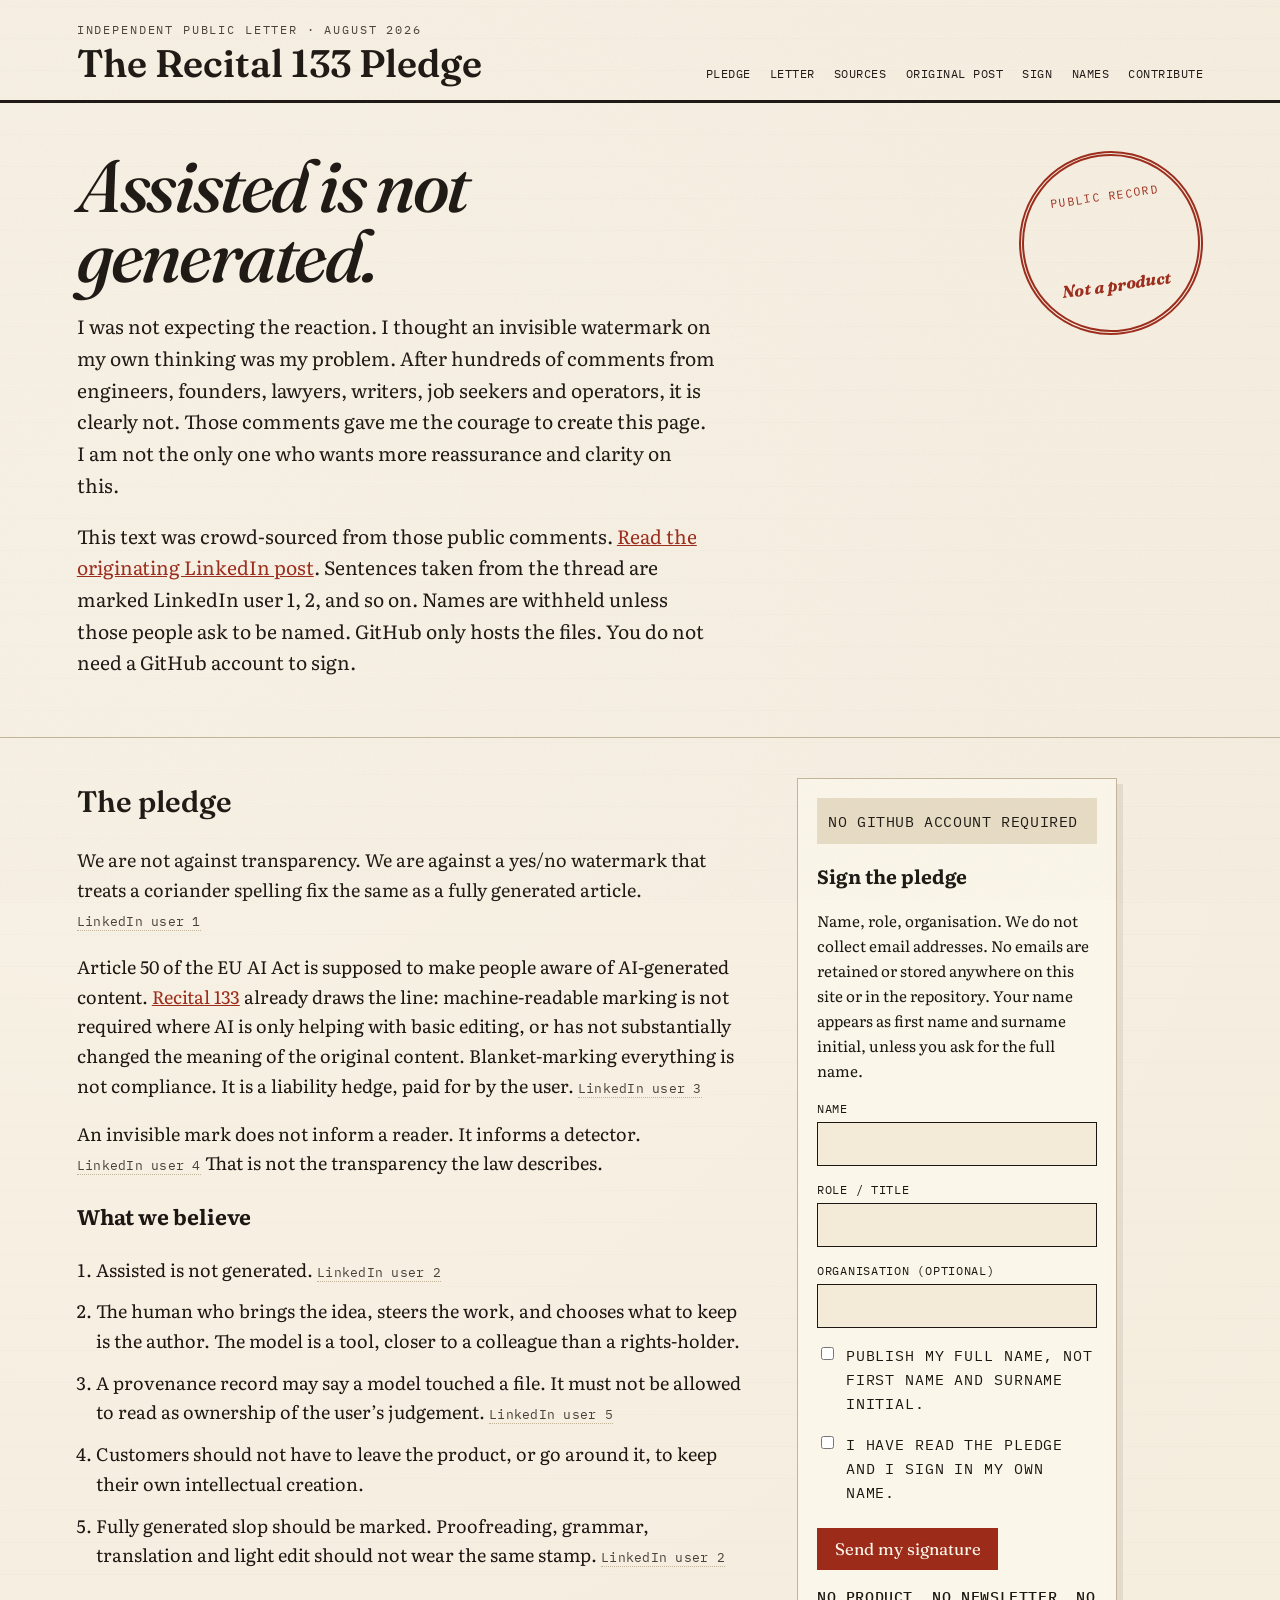
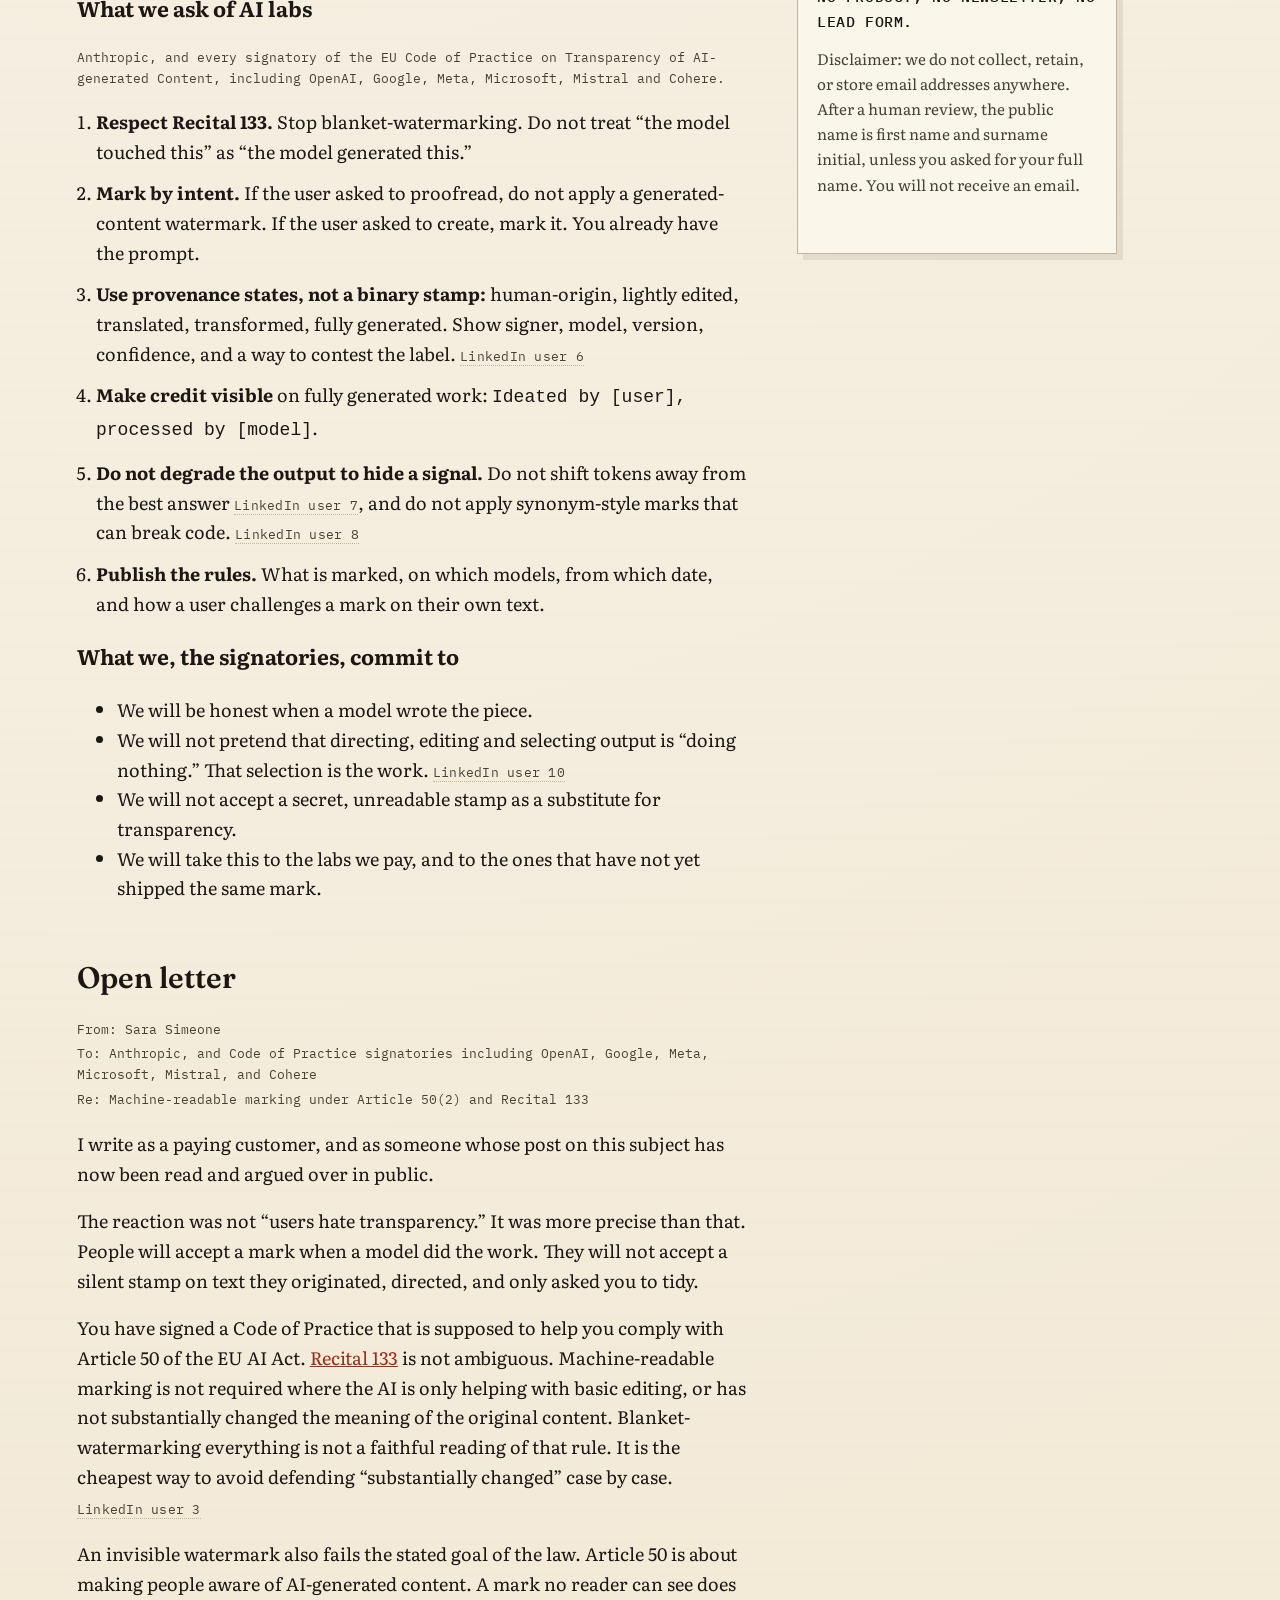
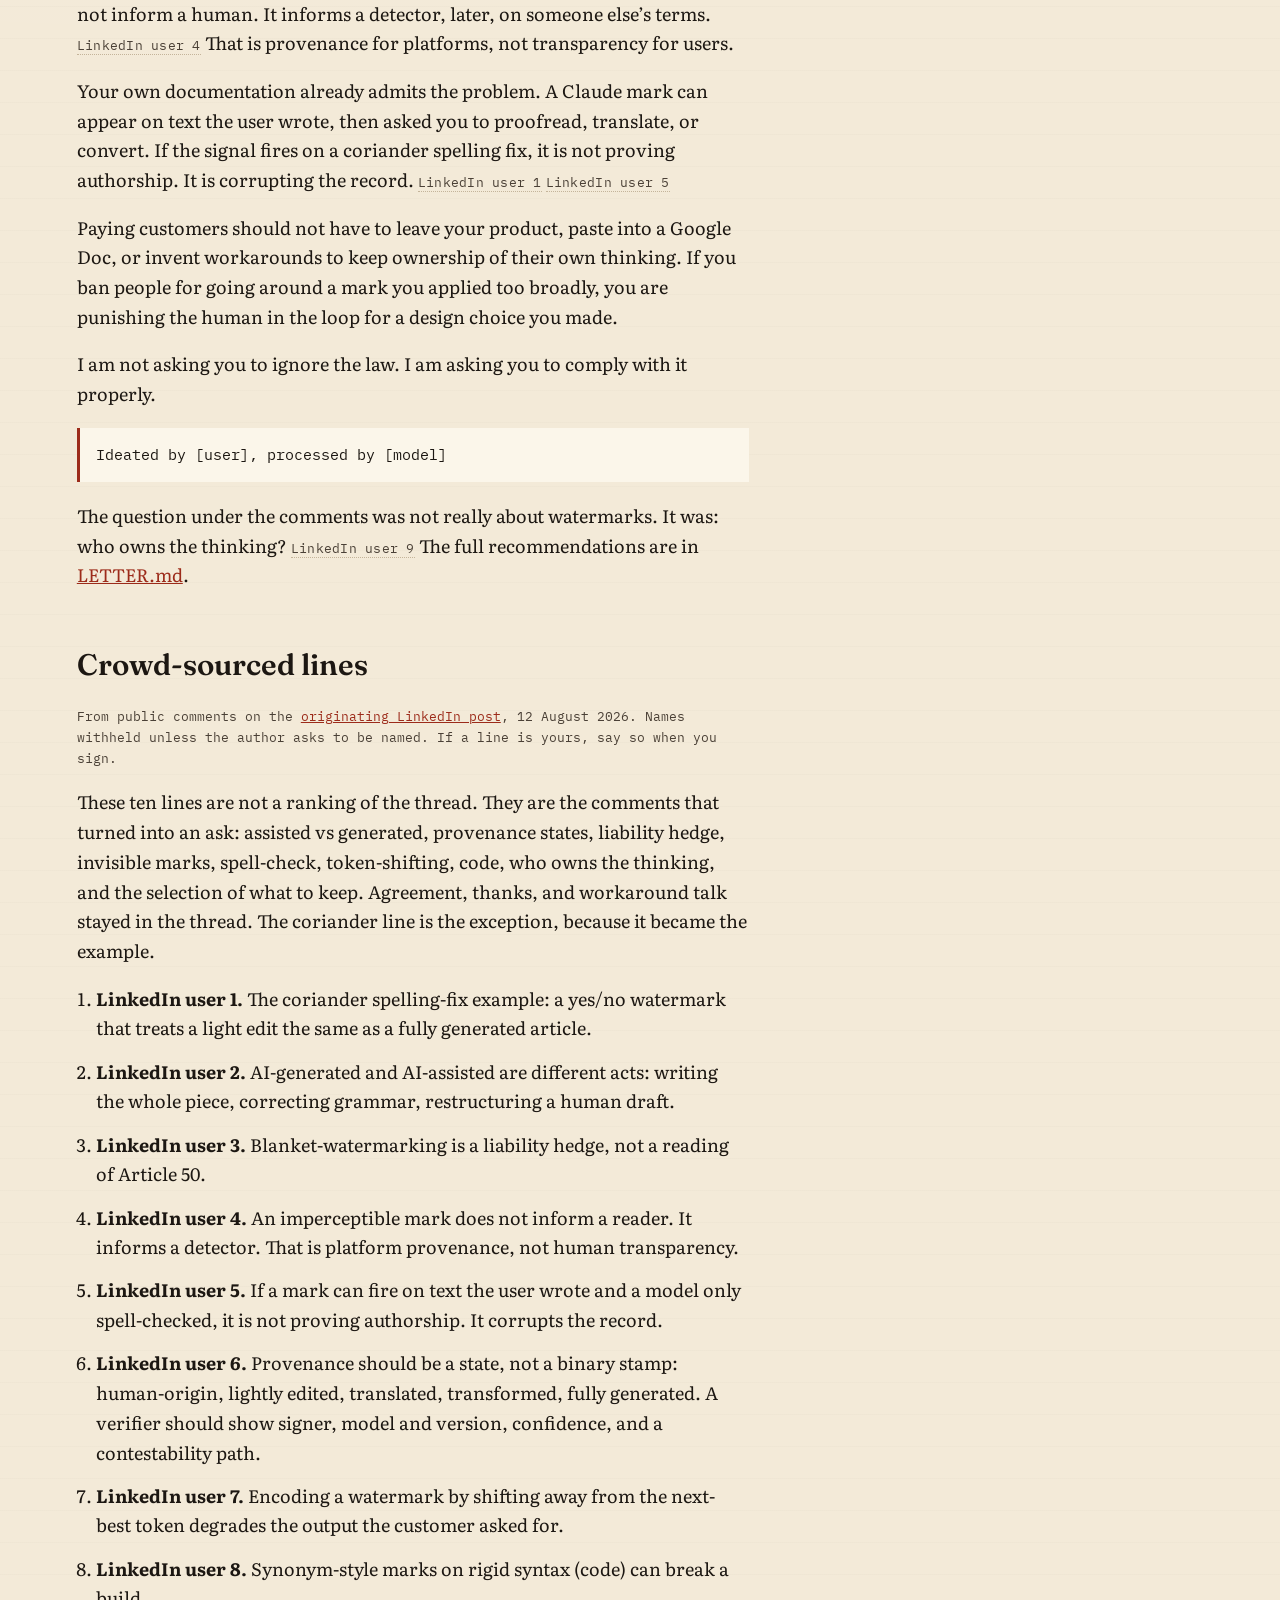
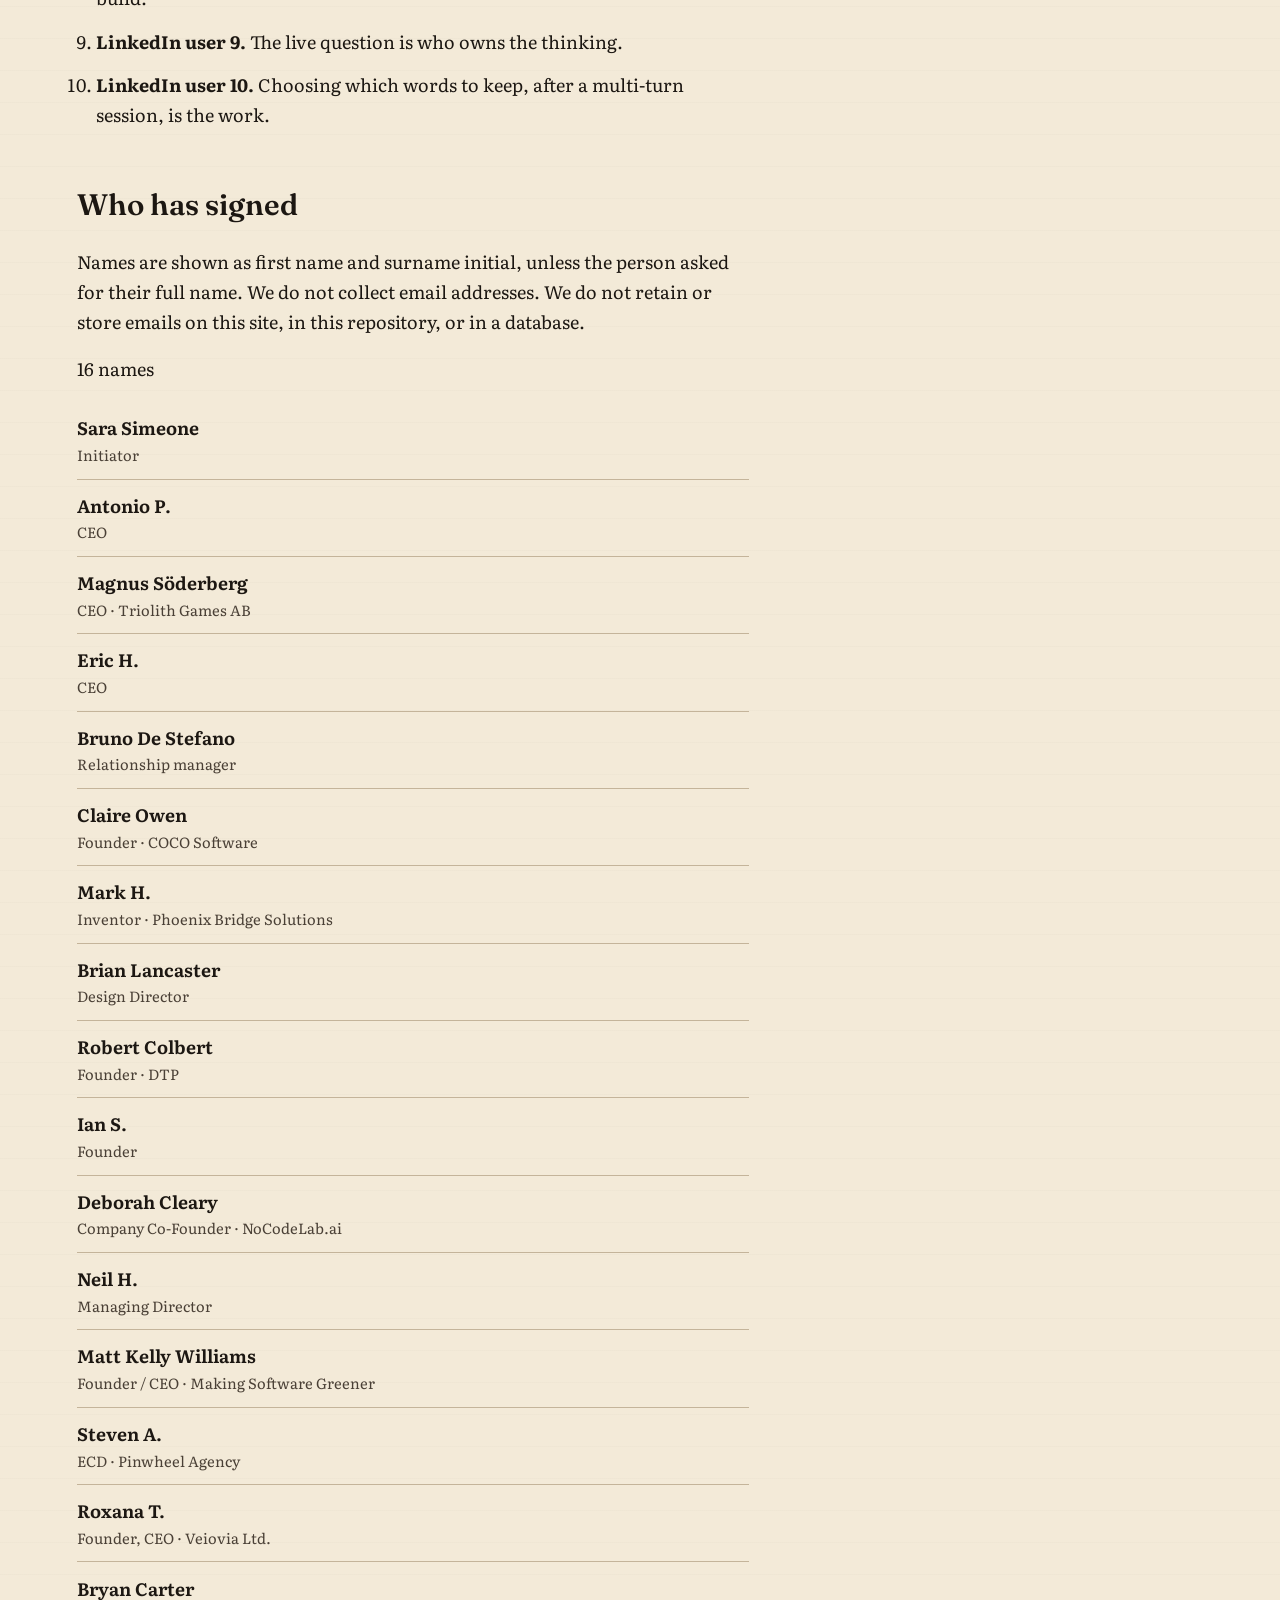
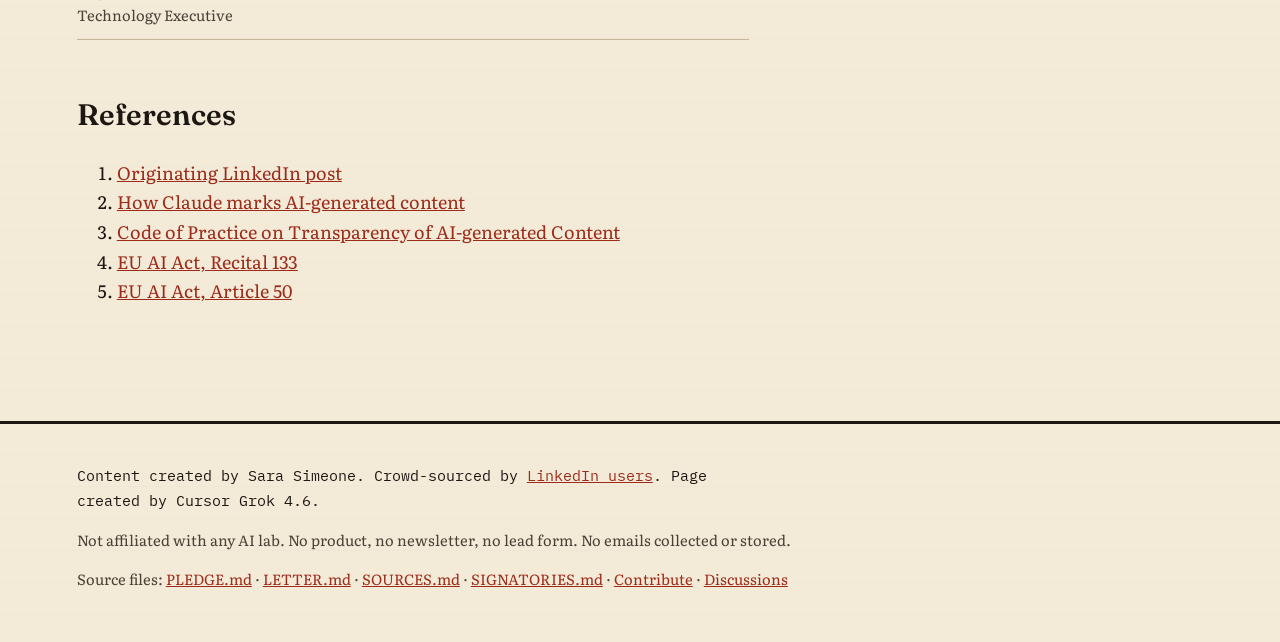
<file: index.html>
<!DOCTYPE html>
<html lang="en">
  <head>
    <meta charset="utf-8" />
    <meta name="viewport" content="width=device-width, initial-scale=1" />
    <title>The Recital 133 Pledge</title>
    <meta
      name="description"
      content="Assisted is not generated. A crowd-sourced pledge asking AI labs to respect Article 50 and Recital 133 of the EU AI Act."
    />
    <link rel="preconnect" href="https://fonts.googleapis.com" />
    <link rel="preconnect" href="https://fonts.gstatic.com" crossorigin />
    <link
      href="https://fonts.googleapis.com/css2?family=Fraunces:ital,opsz,wght@0,9..144,500;0,9..144,600;1,9..144,500&family=IBM+Plex+Mono:wght@400;500&family=Literata:ital,opsz,wght@0,7..72,400;0,7..72,650;1,7..72,400&display=swap"
      rel="stylesheet"
    />
    <link rel="stylesheet" href="styles.css" />
  </head>
  <body>
    <div class="grain" aria-hidden="true"></div>
    <header class="masthead">
      <div>
        <p class="mast-kicker">Independent public letter · August 2026</p>
        <h1>The Recital 133 Pledge</h1>
      </div>
      <nav aria-label="Sections">
        <a href="#pledge">Pledge</a>
        <a href="#letter">Letter</a>
        <a href="#sources">Sources</a>
        <a href="https://www.linkedin.com/posts/sarasimeone_myideasaremine-activity-7493221327546408961-bkKX" rel="noopener noreferrer" target="_blank">Original post</a>
        <a href="#sign">Sign</a>
        <a href="#names">Names</a>
        <a href="https://github.com/Niftyzio/recital-133-pledge/blob/main/CONTRIBUTING.md" rel="noopener noreferrer" target="_blank">Contribute</a>
      </nav>
    </header>

    <div class="hero">
      <div>
        <h2>Assisted is not generated.</h2>
        <p class="lede">
          I was not expecting the reaction. I thought an invisible watermark on my own thinking was my problem. After hundreds of comments from engineers, founders, lawyers, writers, job seekers and operators, it is clearly not. Those comments gave me the courage to create this page. I am not the only one who wants more reassurance and clarity on this.
        </p>
        <p class="lede">
          This text was crowd-sourced from those public comments.
          <a href="https://www.linkedin.com/posts/sarasimeone_myideasaremine-activity-7493221327546408961-bkKX" rel="noopener noreferrer" target="_blank">Read the originating LinkedIn post</a>.
          Sentences taken from the thread are marked LinkedIn user 1, 2, and so on. Names are withheld unless those people ask to be named. GitHub only hosts the files. You do not need a GitHub account to sign.
        </p>
      </div>
      <div class="stamp" aria-hidden="true">
        Public record
        <strong>Not a product</strong>
      </div>
    </div>

    <div class="layout">
      <main>
        <section id="pledge">
          <h2>The pledge</h2>
          <p>
            We are not against transparency. We are against a yes/no watermark that treats a coriander spelling fix the same as a fully generated article. <a class="cite" href="#sources">LinkedIn user 1</a>
          </p>
          <p>
            Article 50 of the EU AI Act is supposed to make people aware of AI-generated content.
            <a href="https://ai-act-service-desk.ec.europa.eu/en/ai-act/recital-133" rel="noopener noreferrer" target="_blank">Recital 133</a>
            already draws the line: machine-readable marking is not required where AI is only helping with basic editing, or has not substantially changed the meaning of the original content. Blanket-marking everything is not compliance. It is a liability hedge, paid for by the user. <a class="cite" href="#sources">LinkedIn user 3</a>
          </p>
          <p>
            An invisible mark does not inform a reader. It informs a detector. <a class="cite" href="#sources">LinkedIn user 4</a> That is not the transparency the law describes.
          </p>

          <h3>What we believe</h3>
          <ol class="beliefs">
            <li>Assisted is not generated. <a class="cite" href="#sources">LinkedIn user 2</a></li>
            <li>The human who brings the idea, steers the work, and chooses what to keep is the author. The model is a tool, closer to a colleague than a rights-holder.</li>
            <li>A provenance record may say a model touched a file. It must not be allowed to read as ownership of the user’s judgement. <a class="cite" href="#sources">LinkedIn user 5</a></li>
            <li>Customers should not have to leave the product, or go around it, to keep their own intellectual creation.</li>
            <li>Fully generated slop should be marked. Proofreading, grammar, translation and light edit should not wear the same stamp. <a class="cite" href="#sources">LinkedIn user 2</a></li>
          </ol>

          <h3>What we ask of AI labs</h3>
          <p class="meta">
            Anthropic, and every signatory of the EU Code of Practice on Transparency of AI-generated Content, including OpenAI, Google, Meta, Microsoft, Mistral and Cohere.
          </p>
          <ol class="asks">
            <li><strong>Respect Recital 133.</strong> Stop blanket-watermarking. Do not treat “the model touched this” as “the model generated this.”</li>
            <li><strong>Mark by intent.</strong> If the user asked to proofread, do not apply a generated-content watermark. If the user asked to create, mark it. You already have the prompt.</li>
            <li><strong>Use provenance states, not a binary stamp:</strong> human-origin, lightly edited, translated, transformed, fully generated. Show signer, model, version, confidence, and a way to contest the label. <a class="cite" href="#sources">LinkedIn user 6</a></li>
            <li><strong>Make credit visible</strong> on fully generated work: <code>Ideated by [user], processed by [model]</code>.</li>
            <li><strong>Do not degrade the output to hide a signal.</strong> Do not shift tokens away from the best answer <a class="cite" href="#sources">LinkedIn user 7</a>, and do not apply synonym-style marks that can break code. <a class="cite" href="#sources">LinkedIn user 8</a></li>
            <li><strong>Publish the rules.</strong> What is marked, on which models, from which date, and how a user challenges a mark on their own text.</li>
          </ol>

          <h3>What we, the signatories, commit to</h3>
          <ul>
            <li>We will be honest when a model wrote the piece.</li>
            <li>We will not pretend that directing, editing and selecting output is “doing nothing.” That selection is the work. <a class="cite" href="#sources">LinkedIn user 10</a></li>
            <li>We will not accept a secret, unreadable stamp as a substitute for transparency.</li>
            <li>We will take this to the labs we pay, and to the ones that have not yet shipped the same mark.</li>
          </ul>
        </section>

        <section id="letter">
          <h2>Open letter</h2>
          <div class="letter-meta meta">
            <p>From: Sara Simeone</p>
            <p>To: Anthropic, and Code of Practice signatories including OpenAI, Google, Meta, Microsoft, Mistral, and Cohere</p>
            <p>Re: Machine-readable marking under Article 50(2) and Recital 133</p>
          </div>
          <p>
            I write as a paying customer, and as someone whose post on this subject has now been read and argued over in public.
          </p>
          <p>
            The reaction was not “users hate transparency.” It was more precise than that. People will accept a mark when a model did the work. They will not accept a silent stamp on text they originated, directed, and only asked you to tidy.
          </p>
          <p>
            You have signed a Code of Practice that is supposed to help you comply with Article 50 of the EU AI Act.
            <a href="https://ai-act-service-desk.ec.europa.eu/en/ai-act/recital-133" rel="noopener noreferrer" target="_blank">Recital 133</a>
            is not ambiguous. Machine-readable marking is not required where the AI is only helping with basic editing, or has not substantially changed the meaning of the original content. Blanket-watermarking everything is not a faithful reading of that rule. It is the cheapest way to avoid defending “substantially changed” case by case. <a class="cite" href="#sources">LinkedIn user 3</a>
          </p>
          <p>
            An invisible watermark also fails the stated goal of the law. Article 50 is about making people aware of AI-generated content. A mark no reader can see does not inform a human. It informs a detector, later, on someone else’s terms. <a class="cite" href="#sources">LinkedIn user 4</a> That is provenance for platforms, not transparency for users.
          </p>
          <p>
            Your own documentation already admits the problem. A Claude mark can appear on text the user wrote, then asked you to proofread, translate, or convert. If the signal fires on a coriander spelling fix, it is not proving authorship. It is corrupting the record. <a class="cite" href="#sources">LinkedIn user 1</a> <a class="cite" href="#sources">LinkedIn user 5</a>
          </p>
          <p>
            Paying customers should not have to leave your product, paste into a Google Doc, or invent workarounds to keep ownership of their own thinking. If you ban people for going around a mark you applied too broadly, you are punishing the human in the loop for a design choice you made.
          </p>
          <p>I am not asking you to ignore the law. I am asking you to comply with it properly.</p>
          <blockquote class="credit">Ideated by [user], processed by [model]</blockquote>
          <p>
            The question under the comments was not really about watermarks. It was: who owns the thinking? <a class="cite" href="#sources">LinkedIn user 9</a> The full recommendations are in <a href="LETTER.md">LETTER.md</a>.
          </p>
        </section>

        <section id="sources">
          <h2>Crowd-sourced lines</h2>
          <p class="meta">
            From public comments on the
            <a href="https://www.linkedin.com/posts/sarasimeone_myideasaremine-activity-7493221327546408961-bkKX" rel="noopener noreferrer" target="_blank">originating LinkedIn post</a>,
            12 August 2026. Names withheld unless the author asks to be named. If a line is yours, say so when you sign.
          </p>
          <p>
            These ten lines are not a ranking of the thread. They are the comments that turned into an ask: assisted vs generated, provenance states, liability hedge, invisible marks, spell-check, token-shifting, code, who owns the thinking, and the selection of what to keep. Agreement, thanks, and workaround talk stayed in the thread. The coriander line is the exception, because it became the example.
          </p>
          <ol class="sources">
            <li>
              <strong>LinkedIn user 1.</strong> The coriander spelling-fix example: a yes/no watermark that treats a light edit the same as a fully generated article.
            </li>
            <li>
              <strong>LinkedIn user 2.</strong> AI-generated and AI-assisted are different acts: writing the whole piece, correcting grammar, restructuring a human draft.
            </li>
            <li>
              <strong>LinkedIn user 3.</strong> Blanket-watermarking is a liability hedge, not a reading of Article 50.
            </li>
            <li>
              <strong>LinkedIn user 4.</strong> An imperceptible mark does not inform a reader. It informs a detector. That is platform provenance, not human transparency.
            </li>
            <li>
              <strong>LinkedIn user 5.</strong> If a mark can fire on text the user wrote and a model only spell-checked, it is not proving authorship. It corrupts the record.
            </li>
            <li>
              <strong>LinkedIn user 6.</strong> Provenance should be a state, not a binary stamp: human-origin, lightly edited, translated, transformed, fully generated. A verifier should show signer, model and version, confidence, and a contestability path.
            </li>
            <li>
              <strong>LinkedIn user 7.</strong> Encoding a watermark by shifting away from the next-best token degrades the output the customer asked for.
            </li>
            <li>
              <strong>LinkedIn user 8.</strong> Synonym-style marks on rigid syntax (code) can break a build.
            </li>
            <li>
              <strong>LinkedIn user 9.</strong> The live question is who owns the thinking.
            </li>
            <li>
              <strong>LinkedIn user 10.</strong> Choosing which words to keep, after a multi-turn session, is the work.
            </li>
          </ol>
        </section>

        <section id="names">
          <h2>Who has signed</h2>
          <p>
            Names are shown as first name and surname initial, unless the person asked for their full name. We do not collect email addresses. We do not retain or store emails on this site, in this repository, or in a database.
          </p>
          <p>
            <span id="signatory-count">0</span> name<span id="signatory-count-label">s</span>
          </p>
          <ul class="signatories" id="signatory-list"></ul>
        </section>

        <section>
          <h2>References</h2>
          <ol class="refs">
            <li>
              <a href="https://www.linkedin.com/posts/sarasimeone_myideasaremine-activity-7493221327546408961-bkKX" rel="noopener noreferrer" target="_blank">Originating LinkedIn post</a>
            </li>
            <li>
              <a href="https://support.claude.com/en/articles/16266773-how-claude-marks-ai-generated-content">How Claude marks AI-generated content</a>
            </li>
            <li>
              <a href="https://digital-strategy.ec.europa.eu/en/news/strong-backing-code-practice-transparency-ai-generated-content">Code of Practice on Transparency of AI-generated Content</a>
            </li>
            <li>
              <a href="https://ai-act-service-desk.ec.europa.eu/en/ai-act/recital-133" rel="noopener noreferrer" target="_blank">EU AI Act, Recital 133</a>
            </li>
            <li>
              <a href="https://ai-act-service-desk.ec.europa.eu/en/ai-act/article-50" rel="noopener noreferrer" target="_blank">EU AI Act, Article 50</a>
            </li>
          </ol>
        </section>
      </main>

      <aside class="aside" id="sign">
        <p class="note">No GitHub account required</p>
        <h2>Sign the pledge</h2>
        <p>
          Name, role, organisation. We do not collect email addresses. No emails are retained or stored anywhere on this site or in the repository. Your name appears as first name and surname initial, unless you ask for the full name.
        </p>
        <iframe id="form-embed" title="Signature form" hidden width="100%" height="420"></iframe>
        <form id="sign-form">
          <input type="hidden" name="_subject" value="Recital 133 Pledge signature" />
          <input type="hidden" name="_template" value="table" />
          <input id="form-next" type="hidden" name="_next" value="https://niftyzio.github.io/recital-133-pledge/thanks.html" />
          <label for="name">Name</label>
          <input id="name" name="name" type="text" required autocomplete="name" />
          <label for="role">Role / title</label>
          <input id="role" name="role" type="text" required />
          <label for="organisation">Organisation (optional)</label>
          <input id="organisation" name="organisation" type="text" />
          <div class="hp" aria-hidden="true">
            <label for="website">Website</label>
            <input id="website" name="website" type="text" tabindex="-1" autocomplete="off" />
          </div>
          <input type="hidden" name="publish_full_name" id="publish-full-name-hidden" value="no" />
          <input type="hidden" name="consent" id="consent-hidden" value="no" />
          <label class="consent">
            <input id="publish-full-name" type="checkbox" />
            <span>Publish my full name, not first name and surname initial.</span>
          </label>
          <label class="consent">
            <input id="consent" type="checkbox" required />
            <span>I have read the pledge and I sign in my own name.</span>
          </label>
          <button type="submit">Send my signature</button>
          <p class="cta-assurance">No product, no newsletter, no lead form.</p>
          <p class="disclaimer">
            Disclaimer: we do not collect, retain, or store email addresses anywhere. After a human review, the public name is first name and surname initial, unless you asked for your full name. You will not receive an email.
          </p>
          <p class="form-status" id="form-status" role="status"></p>
        </form>
      </aside>
    </div>

    <footer>
      <p class="colophon">
        Content created by Sara Simeone.
        Crowd-sourced by
        <a href="https://www.linkedin.com/posts/sarasimeone_myideasaremine-activity-7493221327546408961-bkKX" rel="noopener noreferrer" target="_blank">LinkedIn users</a>.
        Page created by Cursor Grok 4.6.
      </p>
      <p>
        Not affiliated with any AI lab. No product, no newsletter, no lead form. No emails collected or stored.
      </p>
      <p>
        Source files: <a href="PLEDGE.md">PLEDGE.md</a> · <a href="LETTER.md">LETTER.md</a> ·
        <a href="SOURCES.md">SOURCES.md</a> · <a href="SIGNATORIES.md">SIGNATORIES.md</a> ·
        <a href="https://github.com/Niftyzio/recital-133-pledge/blob/main/CONTRIBUTING.md">Contribute</a> ·
        <a href="https://github.com/Niftyzio/recital-133-pledge/discussions">Discussions</a>
      </p>
    </footer>
    <script src="config.js"></script>
    <script src="app.js"></script>
  </body>
</html>
</file>
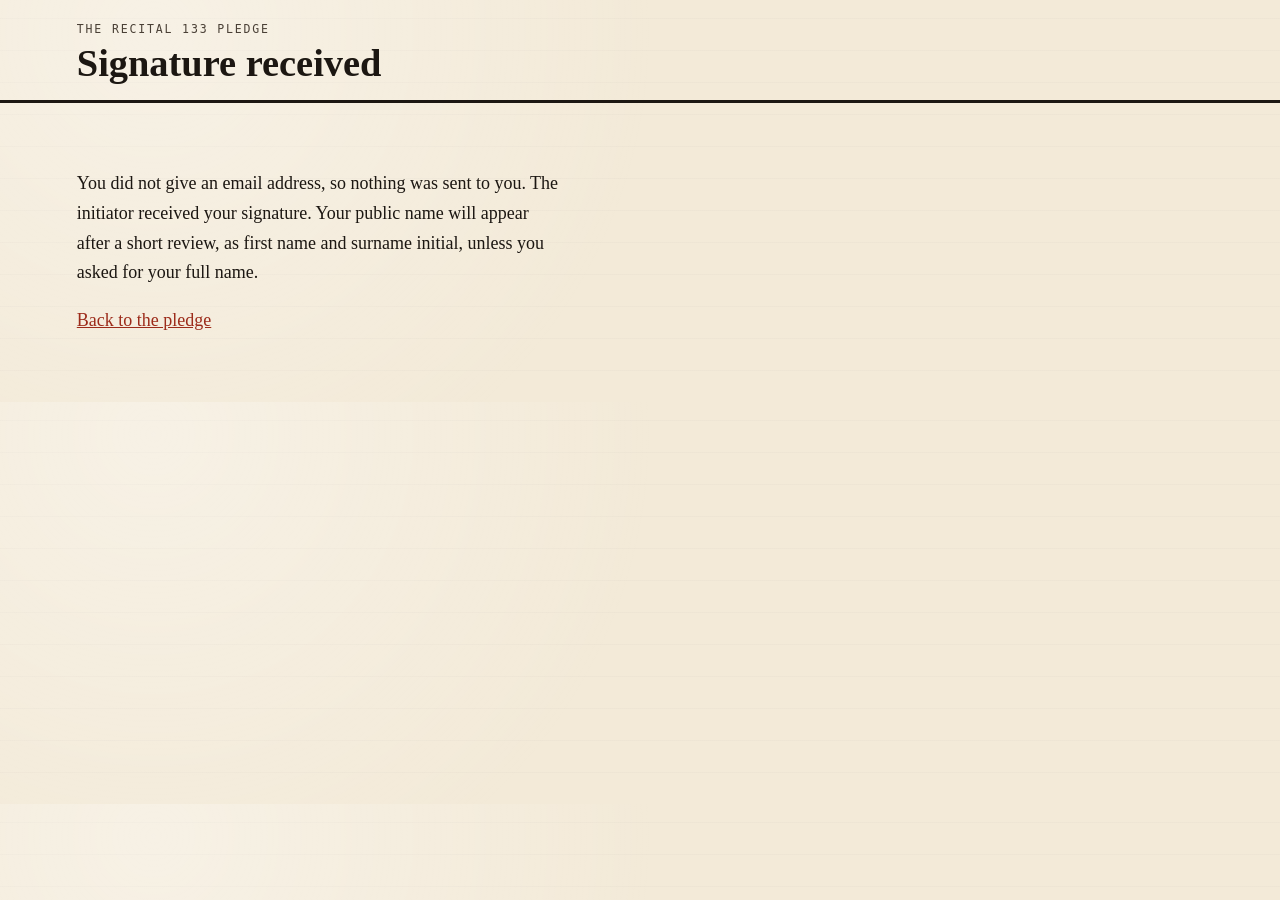
<file: thanks.html>
<!DOCTYPE html>
<html lang="en">
  <head>
    <meta charset="utf-8" />
    <meta name="viewport" content="width=device-width, initial-scale=1" />
    <title>Signature received</title>
    <link rel="stylesheet" href="styles.css" />
  </head>
  <body>
    <header class="masthead">
      <div>
        <p class="mast-kicker">The Recital 133 Pledge</p>
        <h1>Signature received</h1>
      </div>
    </header>
    <main style="max-width: 40rem; padding: 3rem 6vw">
      <p>
        You did not give an email address, so nothing was sent to you. The initiator received your signature. Your public name will appear after a short review, as first name and surname initial, unless you asked for your full name.
      </p>
      <p>
        <a href="./#sign">Back to the pledge</a>
      </p>
    </main>
  </body>
</html>
</file>
<file: styles.css>
:root {
  --paper: #f3ead8;
  --paper-deep: #e7dcc4;
  --ink: #1c1712;
  --ink-soft: #4a4036;
  --rule: #c4b49a;
  --seal: #9c2b1a;
  --seal-deep: #6e1c12;
  --white: #fbf6ea;
}

*,
*::before,
*::after {
  box-sizing: border-box;
}

html {
  scroll-behavior: smooth;
}

body {
  margin: 0;
  color: var(--ink);
  background-color: var(--paper);
  background-image:
    radial-gradient(circle at 12% 8%, rgba(255, 255, 255, 0.35), transparent 42%),
    repeating-linear-gradient(
      0deg,
      transparent,
      transparent 31px,
      rgba(28, 23, 18, 0.035) 32px
    );
  font-family: "Literata", "Iowan Old Style", "Palatino Linotype", Palatino, serif;
  font-size: 1.125rem;
  line-height: 1.65;
}

.grain {
  pointer-events: none;
  position: fixed;
  inset: 0;
  z-index: 8;
  opacity: 0.09;
  background-image: url("data:image/svg+xml,%3Csvg xmlns='http://www.w3.org/2000/svg' width='140' height='140'%3E%3Cfilter id='n'%3E%3CfeTurbulence type='fractalNoise' baseFrequency='0.85' numOctaves='4' stitchTiles='stitch'/%3E%3C/filter%3E%3Crect width='100%25' height='100%25' filter='url(%23n)' opacity='0.55'/%3E%3C/svg%3E");
}

a {
  color: var(--seal);
}

a:hover {
  color: var(--seal-deep);
}

.masthead {
  display: flex;
  justify-content: space-between;
  gap: 1.5rem;
  align-items: flex-end;
  padding: 1.25rem 6vw 1rem;
  border-bottom: 3px solid var(--ink);
}

.mast-kicker {
  margin: 0;
  font-family: "IBM Plex Mono", ui-monospace, monospace;
  font-size: 0.72rem;
  letter-spacing: 0.16em;
  text-transform: uppercase;
  color: var(--ink-soft);
}

.masthead h1 {
  margin: 0.2rem 0 0;
  font-family: "Fraunces", "Times New Roman", serif;
  font-size: clamp(1.6rem, 3vw, 2.4rem);
  font-weight: 600;
  font-variation-settings: "SOFT" 30, "WONK" 1;
  line-height: 1.1;
}

nav {
  display: flex;
  flex-wrap: wrap;
  gap: 0.9rem 1.2rem;
  font-family: "IBM Plex Mono", ui-monospace, monospace;
  font-size: 0.78rem;
  letter-spacing: 0.04em;
  text-transform: uppercase;
}

nav a {
  color: var(--ink);
  text-decoration: none;
  border-bottom: 1px solid transparent;
}

nav a:hover {
  border-bottom-color: var(--seal);
}

.hero {
  display: grid;
  grid-template-columns: 1.4fr 0.8fr;
  gap: 2.5rem;
  padding: 3rem 6vw 2.5rem;
  border-bottom: 1px solid var(--rule);
}

.hero h2 {
  margin: 0 0 1rem;
  font-family: "Fraunces", serif;
  font-size: clamp(2.4rem, 6vw, 4.6rem);
  font-weight: 500;
  font-style: italic;
  line-height: 0.95;
  letter-spacing: -0.03em;
}

.lede {
  max-width: 40rem;
  font-size: 1.2rem;
}

.stamp {
  justify-self: end;
  align-self: start;
  width: 11.5rem;
  height: 11.5rem;
  display: grid;
  place-items: center;
  text-align: center;
  border: 0.35rem double var(--seal);
  border-radius: 50%;
  color: var(--seal);
  transform: rotate(-8deg);
  font-family: "IBM Plex Mono", ui-monospace, monospace;
  font-size: 0.72rem;
  letter-spacing: 0.12em;
  text-transform: uppercase;
}

.stamp strong {
  display: block;
  margin-top: 0.35rem;
  font-family: "Fraunces", serif;
  font-size: 1.05rem;
  letter-spacing: 0;
  text-transform: none;
  font-style: italic;
}

.layout {
  display: grid;
  grid-template-columns: minmax(0, 42rem) minmax(16rem, 20rem);
  gap: 3rem;
  padding: 2.5rem 6vw 4rem;
}

section {
  margin-bottom: 3.2rem;
}

section h2 {
  margin: 0 0 1rem;
  font-family: "Fraunces", serif;
  font-size: 1.85rem;
  font-weight: 600;
}

.meta {
  font-family: "IBM Plex Mono", ui-monospace, monospace;
  font-size: 0.8rem;
  color: var(--ink-soft);
}

ol.asks,
ol.beliefs {
  padding-left: 1.2rem;
}

ol.asks li,
ol.beliefs li {
  margin-bottom: 0.75rem;
}

blockquote.credit {
  margin: 1.2rem 0;
  padding: 0.9rem 1rem;
  border-left: 3px solid var(--seal);
  background: var(--white);
  font-family: "IBM Plex Mono", ui-monospace, monospace;
  font-size: 0.95rem;
}

.aside {
  position: sticky;
  top: 1rem;
  height: fit-content;
  padding: 1.2rem 1.2rem 1.4rem;
  background: var(--white);
  border: 1px solid var(--rule);
  box-shadow: 6px 6px 0 rgba(28, 23, 18, 0.08);
}

.aside h2 {
  font-size: 1.2rem;
}

.aside p,
.aside li {
  font-size: 0.95rem;
}

.note {
  margin: 0 0 1rem;
  padding: 0.65rem 0.7rem;
  background: var(--paper-deep);
  font-family: "IBM Plex Mono", ui-monospace, monospace;
  font-size: 0.72rem;
  letter-spacing: 0.04em;
  text-transform: uppercase;
}

label {
  display: block;
  margin: 0.85rem 0 0.25rem;
  font-family: "IBM Plex Mono", ui-monospace, monospace;
  font-size: 0.75rem;
  letter-spacing: 0.06em;
  text-transform: uppercase;
}

input[type="text"],
input[type="url"] {
  width: 100%;
  padding: 0.55rem 0.6rem;
  border: 1px solid var(--ink);
  background: var(--paper);
  color: var(--ink);
  font-family: inherit;
  font-size: 1rem;
}

.consent {
  display: flex;
  gap: 0.55rem;
  align-items: flex-start;
  margin: 1rem 0;
  font-size: 0.92rem;
}

button,
.button {
  display: inline-block;
  margin-top: 0.4rem;
  padding: 0.7rem 1.1rem;
  border: 0;
  background: var(--seal);
  color: var(--white);
  font-family: "Fraunces", serif;
  font-size: 1.05rem;
  cursor: pointer;
  text-decoration: none;
}

button:hover,
.button:hover {
  background: var(--seal-deep);
}

.cta-assurance {
  margin: 0.85rem 0 0;
  font-family: "IBM Plex Mono", ui-monospace, monospace;
  font-size: 0.78rem;
  font-weight: 500;
  letter-spacing: 0.04em;
  text-transform: uppercase;
  color: var(--ink);
}

.disclaimer {
  margin: 0.75rem 0 0;
  font-size: 0.85rem;
  color: var(--ink-soft);
}

.hp {
  position: absolute;
  left: -10000px;
  width: 1px;
  height: 1px;
  overflow: hidden;
}

.form-status {
  min-height: 1.4rem;
  margin: 0.7rem 0 0;
  font-size: 0.95rem;
}

.signatories {
  list-style: none;
  padding: 0;
  margin: 0;
}

.signatories li {
  padding: 0.7rem 0;
  border-bottom: 1px solid var(--rule);
}

.signatories .who {
  font-weight: 650;
}

.signatories .role {
  display: block;
  color: var(--ink-soft);
  font-size: 0.92rem;
}

.letter-meta {
  margin-bottom: 1.2rem;
}

.letter-meta p {
  margin: 0.2rem 0;
}

footer {
  padding: 1.5rem 6vw 2.5rem;
  border-top: 3px solid var(--ink);
  font-size: 0.92rem;
  color: var(--ink-soft);
}

.colophon {
  max-width: 42rem;
  color: var(--ink);
  font-family: "IBM Plex Mono", ui-monospace, monospace;
  font-size: 0.92rem;
  line-height: 1.7;
}

.cite {
  font-family: "IBM Plex Mono", ui-monospace, monospace;
  font-size: 0.72em;
  font-style: normal;
  letter-spacing: 0.02em;
  white-space: nowrap;
  color: var(--ink-soft);
  text-decoration: none;
  border-bottom: 1px dotted var(--rule);
}

.cite:hover {
  color: var(--seal);
}

ol.sources {
  padding-left: 1.2rem;
}

ol.sources li {
  margin-bottom: 0.85rem;
}

@media (max-width: 860px) {
  .hero,
  .layout,
  .masthead {
    grid-template-columns: 1fr;
    display: flex;
    flex-direction: column;
  }

  .stamp {
    justify-self: start;
    align-self: start;
    width: 8.5rem;
    height: 8.5rem;
  }

  .aside {
    position: static;
  }
}
</file>
